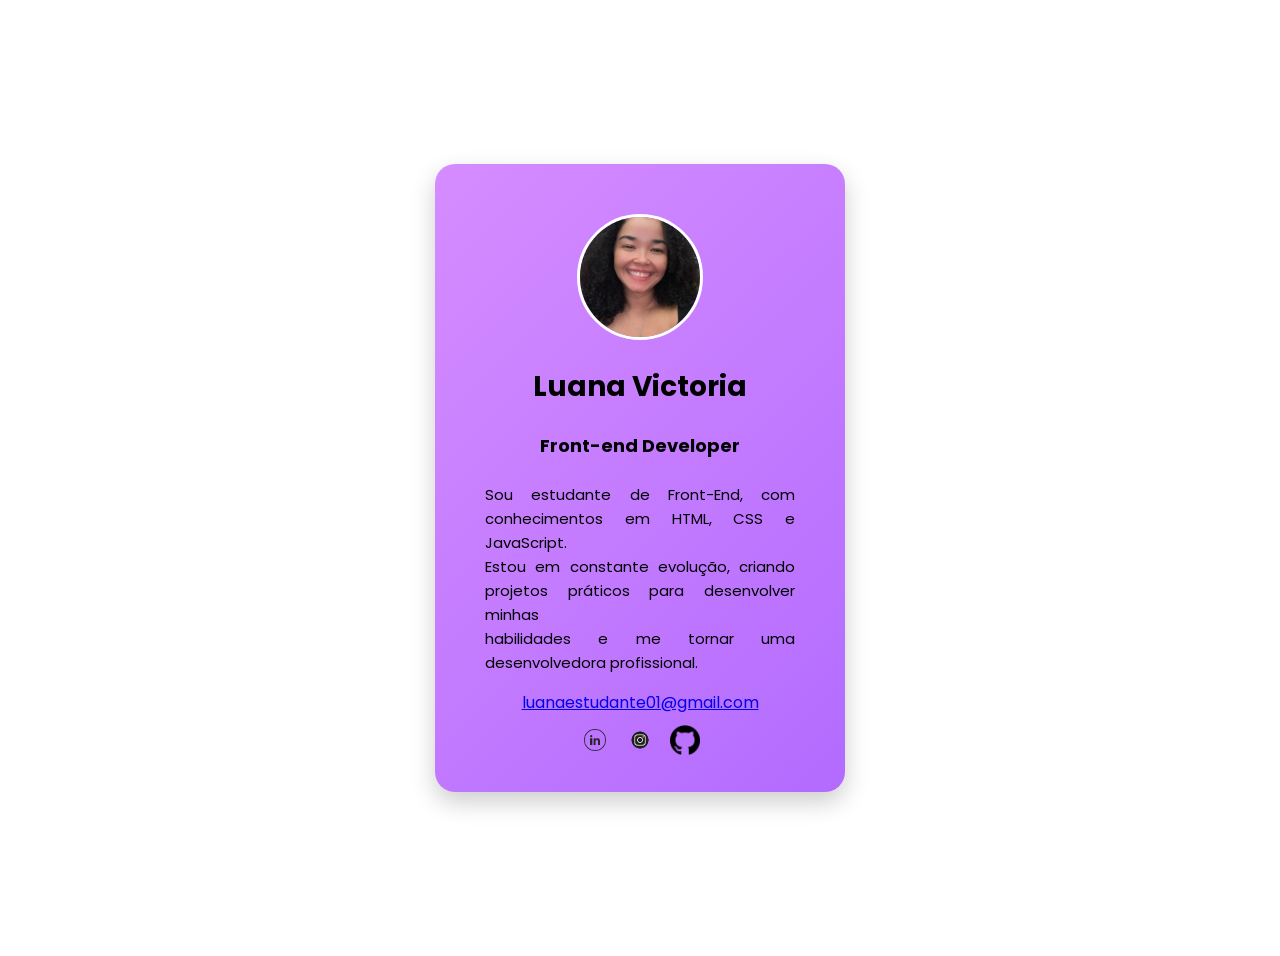
<file: index.html>
<!DOCTYPE html>
<html lang="pt-BR">
<head>
    <meta charset="UTF-8">
    <meta name="viewport" content="width=device-width, initial-scale=1.0">
    <link href="https://fonts.googleapis.com/css2?family=Poppins&display=swap" rel="stylesheet">
    <link rel="stylesheet" href="style.css">
    <title>Meu Cartão de Perfil</title>
</head>
<body>
    <main class="card">

        <img class="eu" src="img/eu.jpeg" alt="Foto de Luana" title="Luana">

        <h1 class="nome">Luana Victoria</h1>

        <h4 class="profissao">Front-end Developer</h4>

        <p class="sobre">
            Sou estudante de Front-End, com conhecimentos em HTML, CSS e JavaScript. 
            <br>Estou em constante evolução, criando projetos práticos para desenvolver 
            minhas<br>habilidades e me tornar uma desenvolvedora profissional.
        </p>

            <a href="mailto:luanaestudante01@gmail.com" class="email">
                luanaestudante01@gmail.com
            </a>
            
        <footer class="logos">
            <a href="https://linkedin.com/in/luanavictoria-tech" target="_blank" rel="noopener noreferrer">
            <img class="logo" src="img/linkdin-Photoroom.png" alt="linkedin de Luana" title="linkedin" >
            </a>
            <a href="https://www.instagram.com/lluana08/" target="_blank" rel="noopener noreferrer">
            <img class="logo" src="img/instagram-Photoroom.png"instagram de Luana" title="instagram">
            </a>
            <a href="https://github.com/luanavict" target="_blank" rel="noopener noreferrer">
            <img class="logo"  src="img/github.png" alt="Github de Luana" title="Github">
            </a>
        </footer>
    </main>
</body>
            
    
    
</html>
</file>
<file: style.css>
body {
    display: flex;
    justify-content: center; /* horizontal */
    align-items: center;     /* vertical */
    min-height: 100vh;
    padding: 20px;
    font-family: 'Poppins', sans-serif;
}

.nome {
    font-size: 28px;
}

.profissao {
    font-size: 18px;
}

.sobre {
    font-size: 15px;
    text-align: justify;
    line-height: 1.6;
    padding: 0 20px;
}

.card {
    background: linear-gradient(135deg, #d58cff, #b36bff);
    text-align: center;
    border: none;
    box-shadow: 0px 10px 25px rgba(0,0,0,0.2);
    border-radius: 20px;
    width: 350px;
    padding: 30px;
    

}

.eu {
    width: 120px;
    height: 120px;
    border-radius: 50%;
    object-fit: cover;
    margin-top: 20px;
    border: 3px solid white;
}

footer{
   text-align: center;
}

.logos {
    display: flex;
    justify-content: center;  /* centraliza */
    align-items: center;
    gap: 15px;
}

.logo{
    
    width: 30px; 
    padding-top: 10px;
    
}

.card{
     transition: transform 0.3s ease, box-shadow 0.3s ease;
}

.eu {
    transition: transform 0.3s ease;
}

.eu:hover {
    transform: scale(1.1);
}

.logo {
    transition: transform 0.2s ease;
}

.logo:hover {
    transform: scale(1.2);
}

.card {
    animation: aparecer 0.8s ease;
}

@keyframes aparecer {
    from {
        opacity: 0;
        transform: translateY(30px);
    }
    to {
        opacity: 1;
        transform: translateY(0);
    }
}

@media (max-width: 600px) {
    .card {
        padding: 20px;
    }

    .nome {
        font-size: 22px;
    }

    .profissao {
        font-size: 16px;
    }

    .sobre {
        font-size: 14px;
    }

    .eu {
        width: 100px;
        height: 100px;
    }
}
</file>
